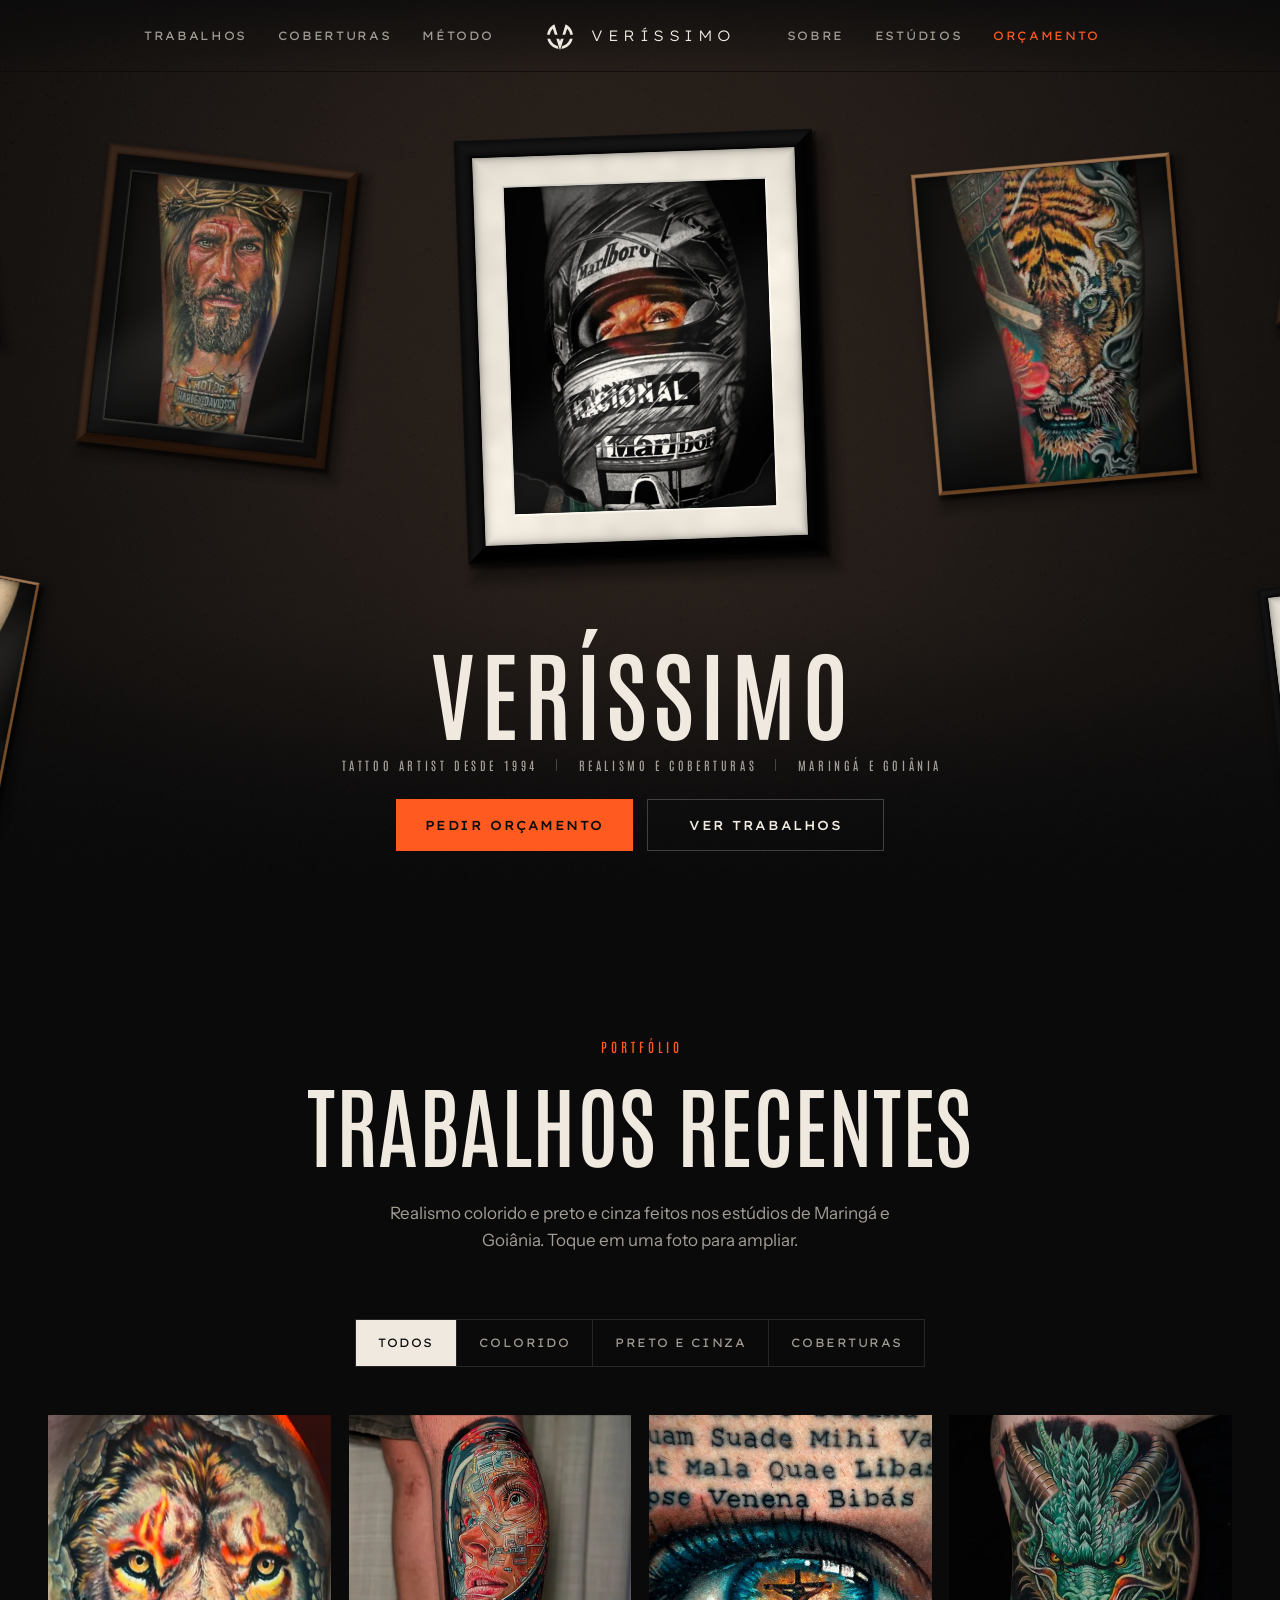
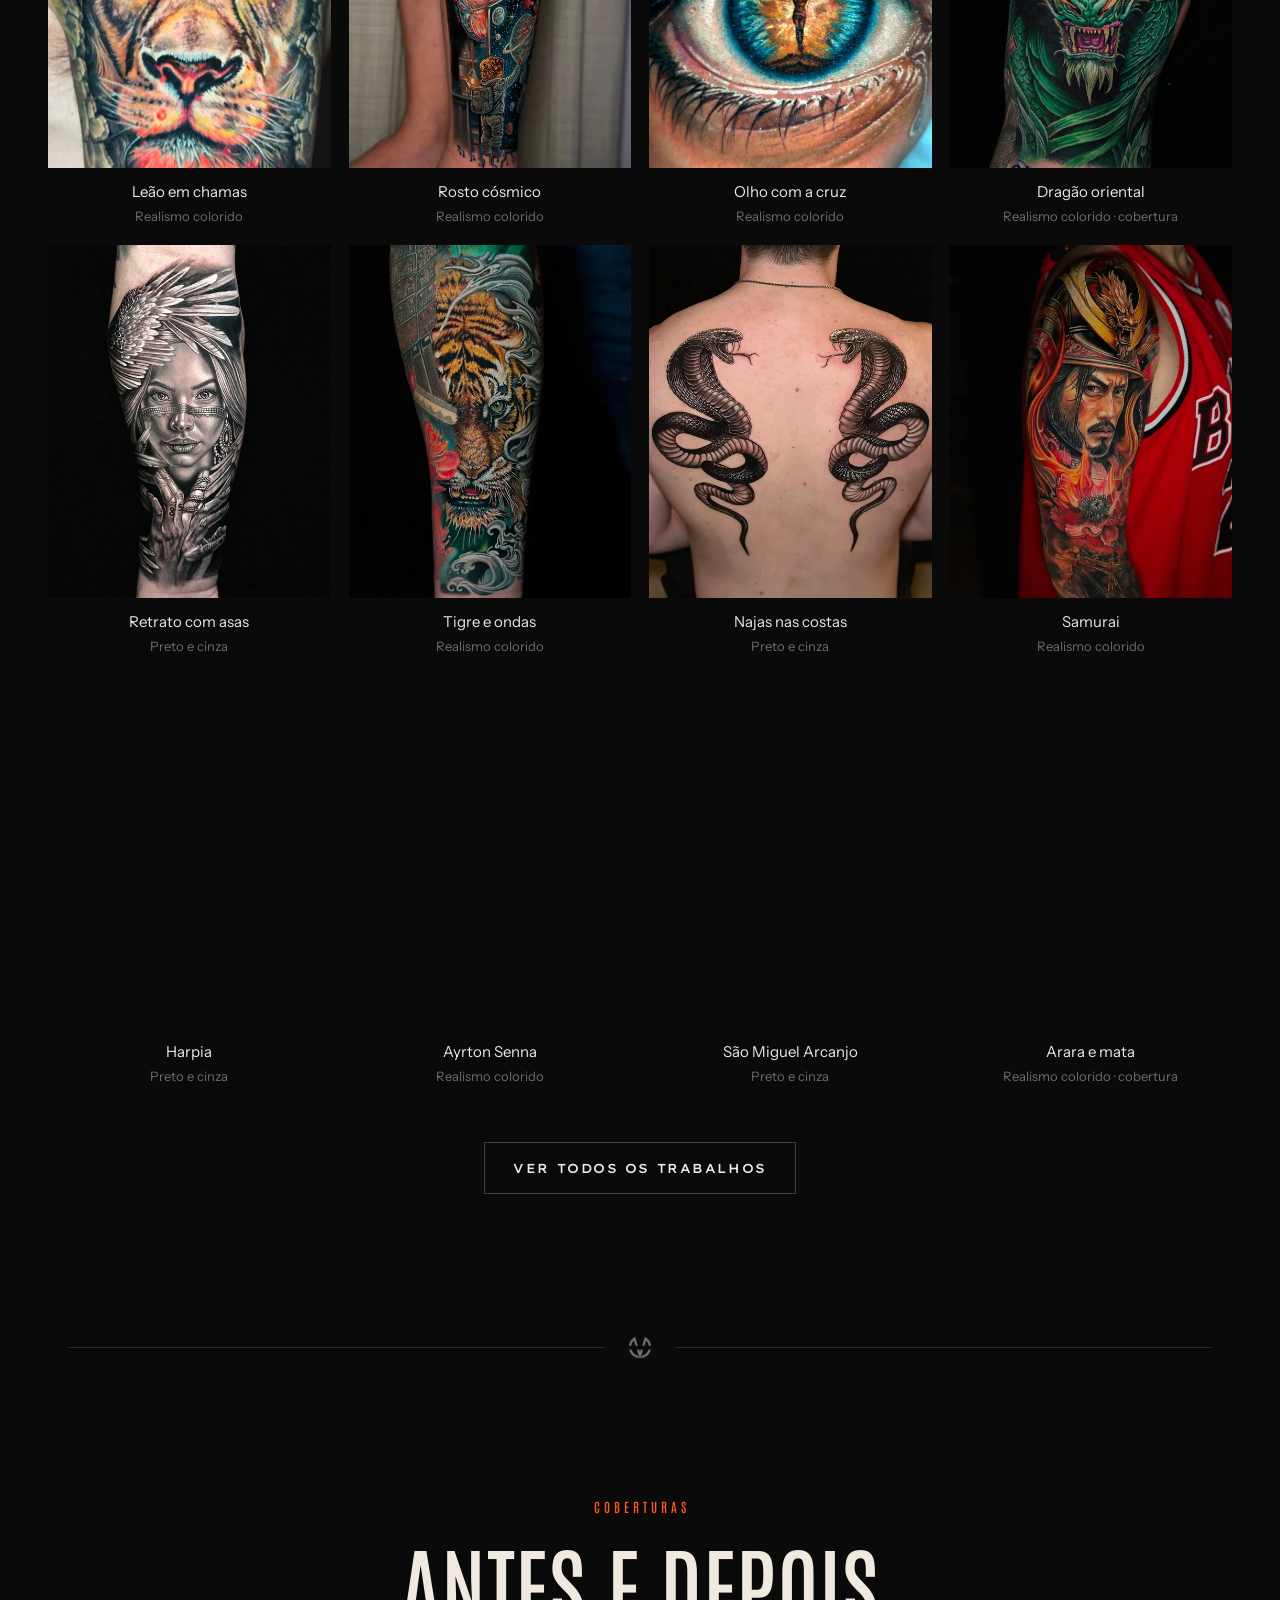
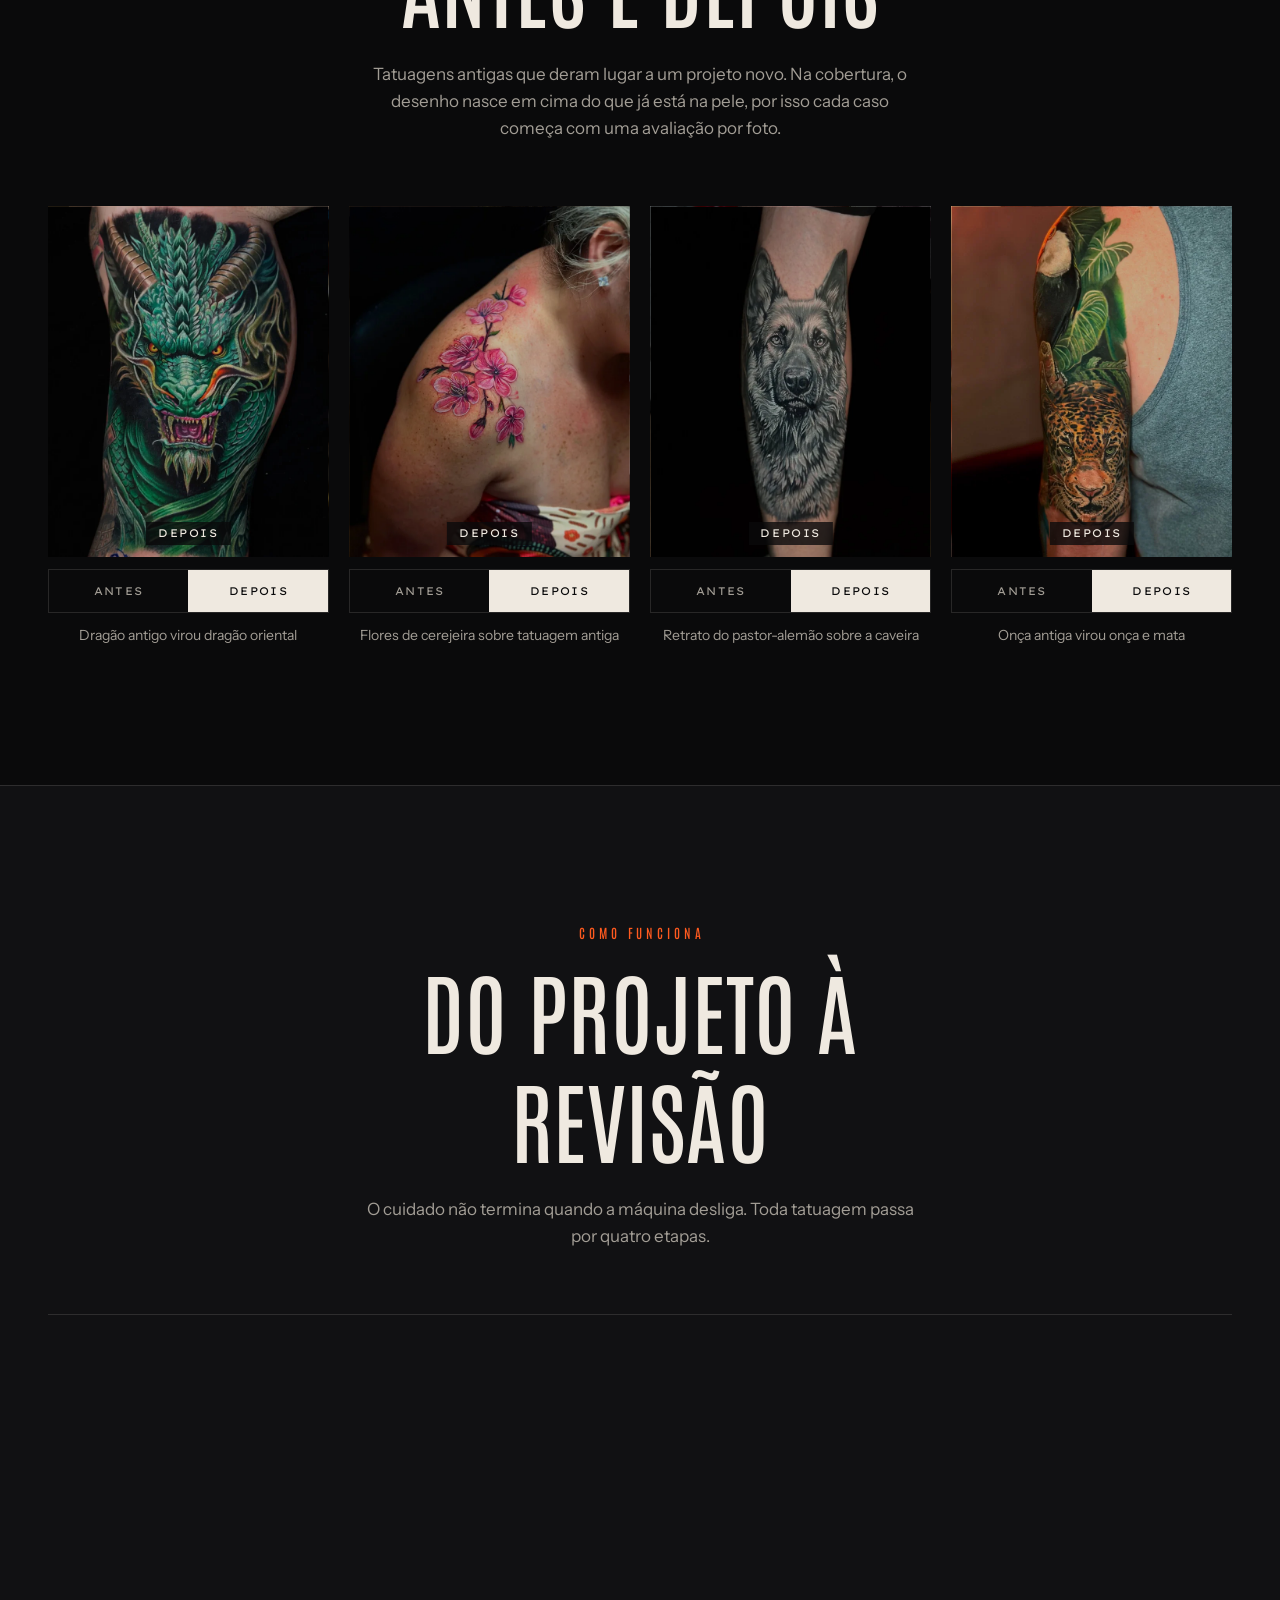
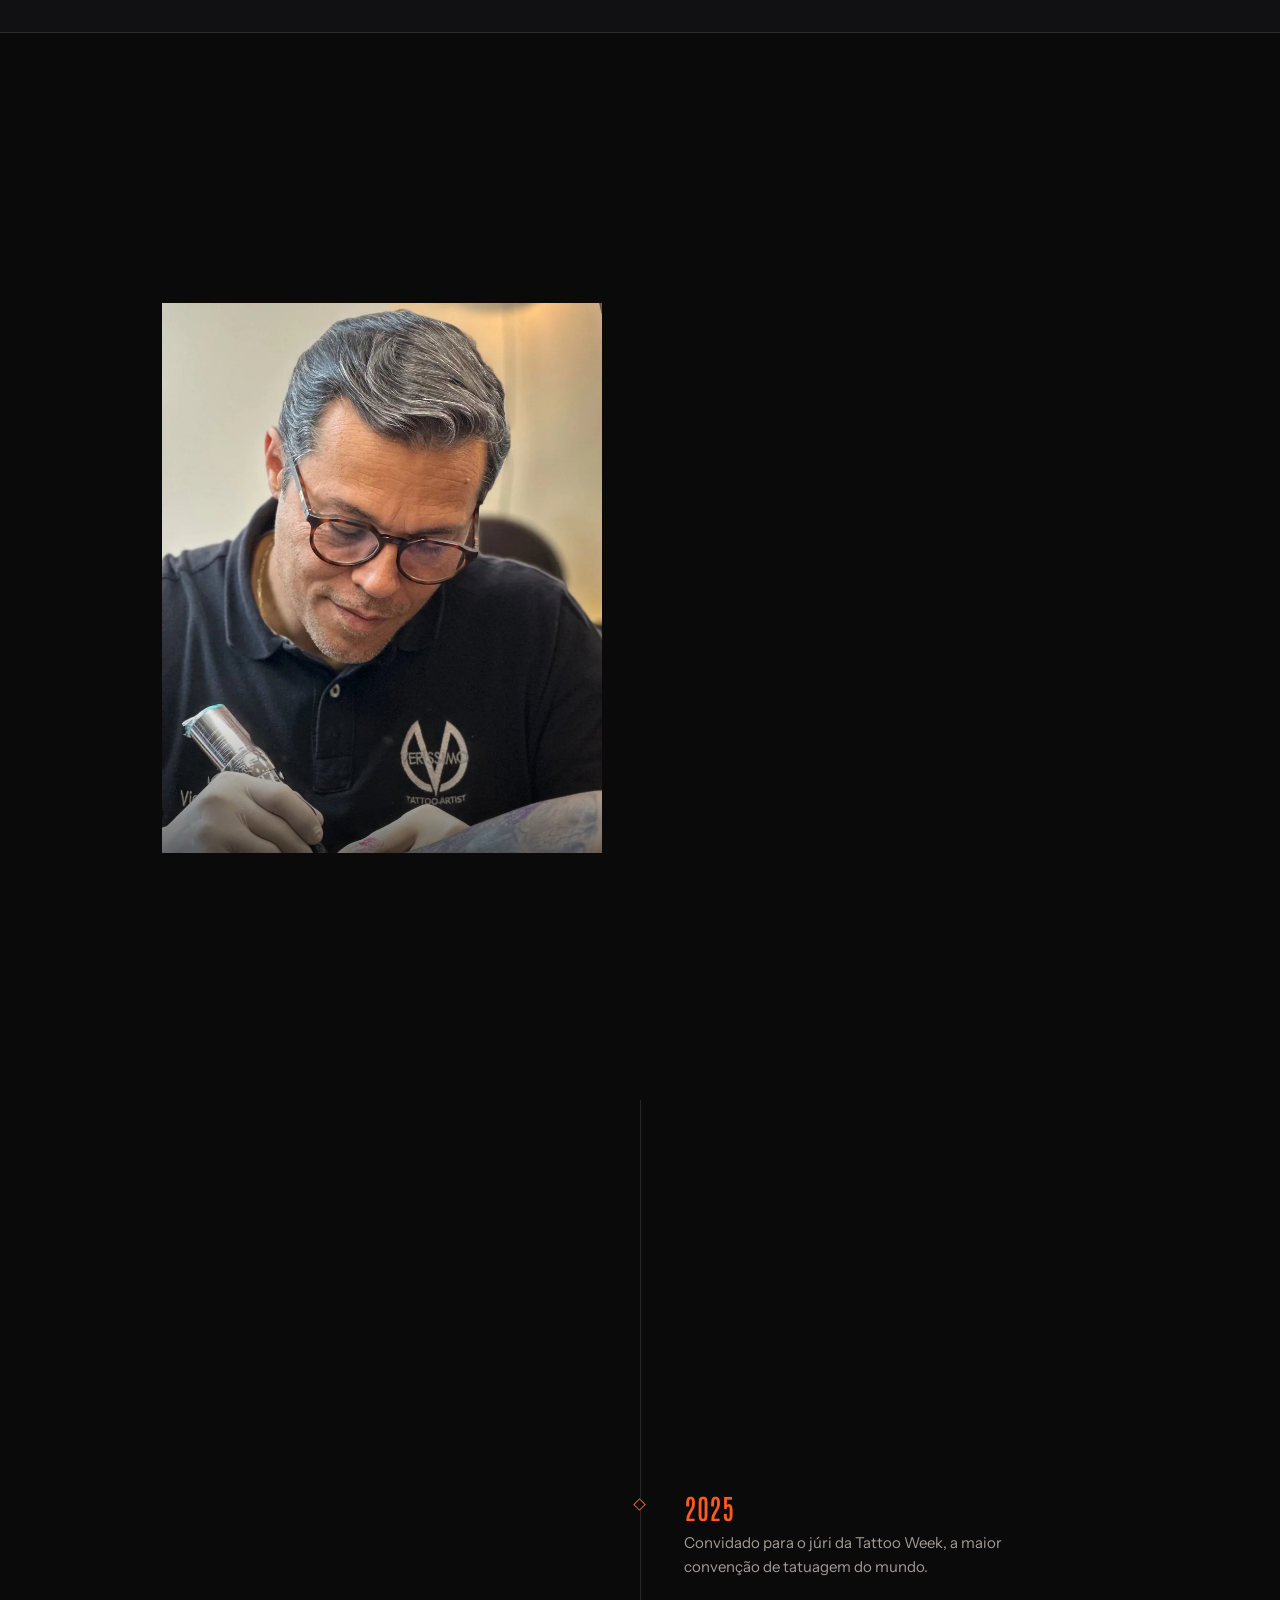
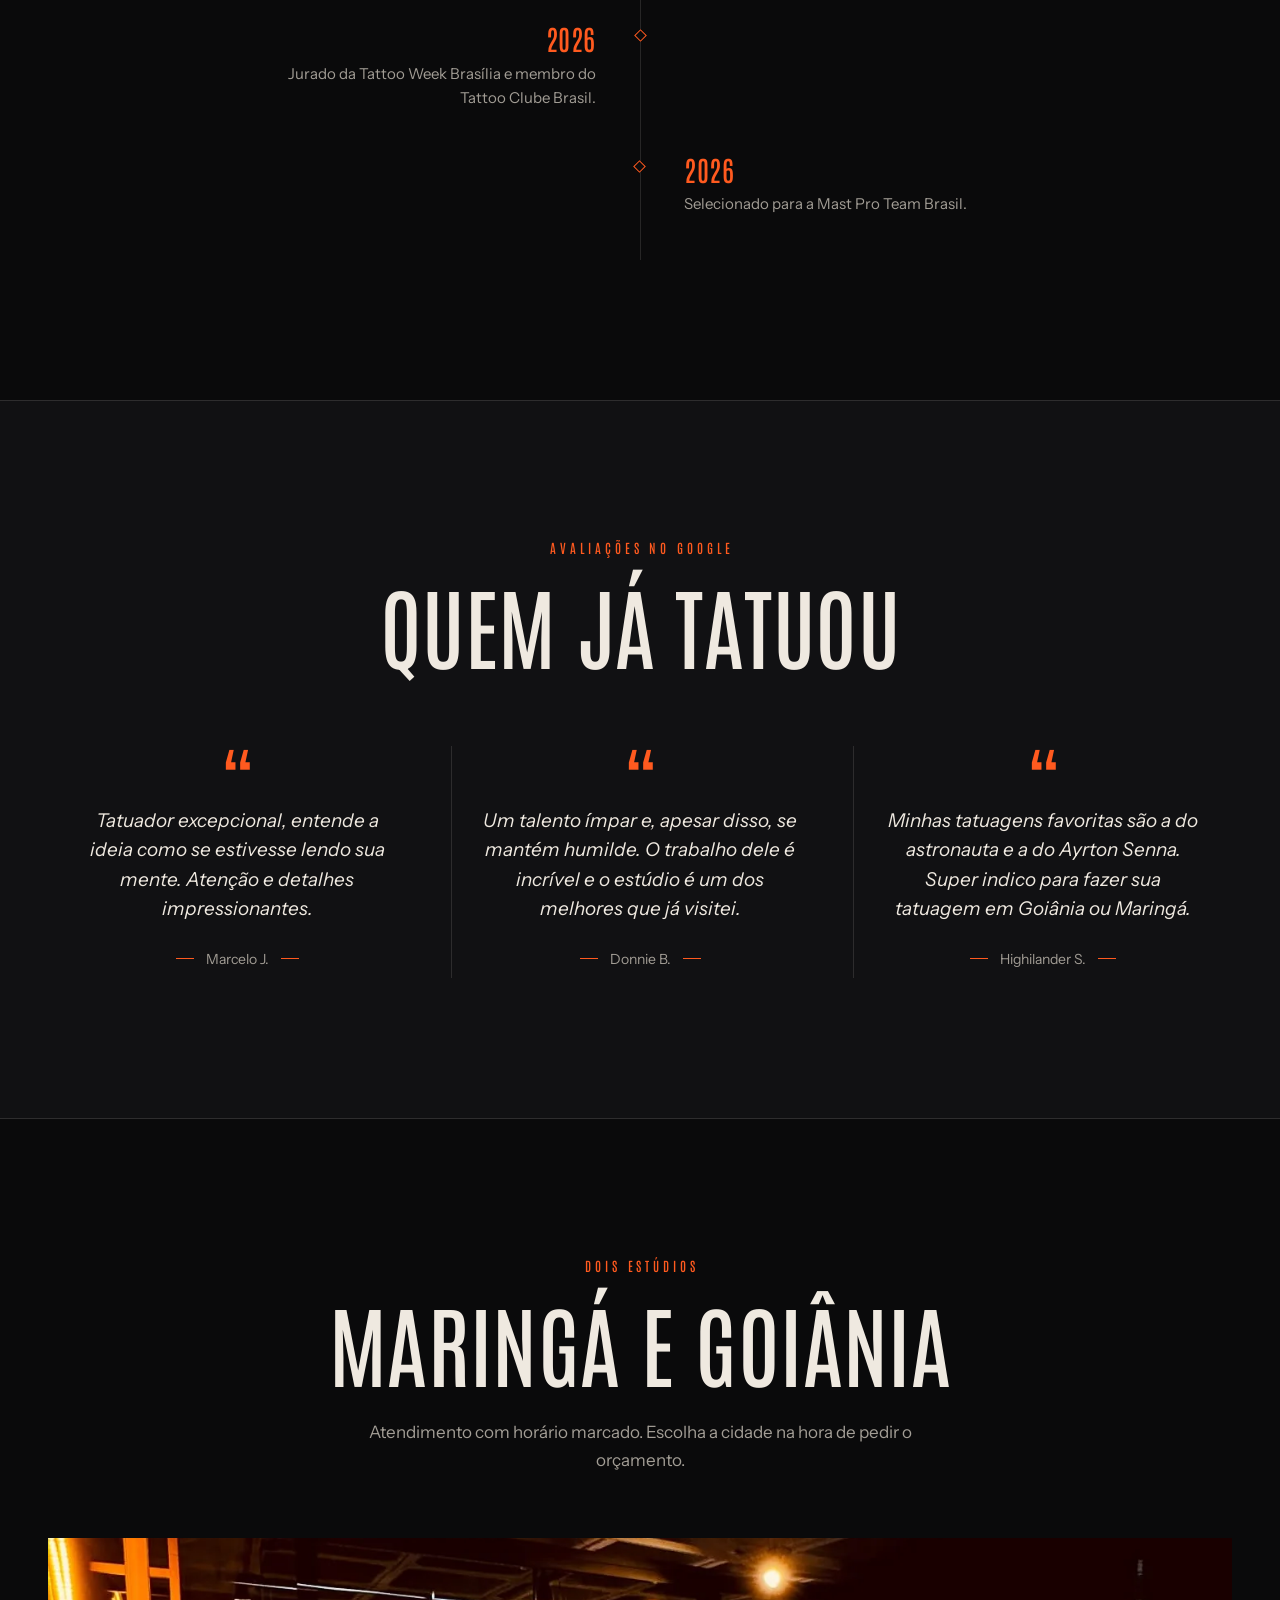
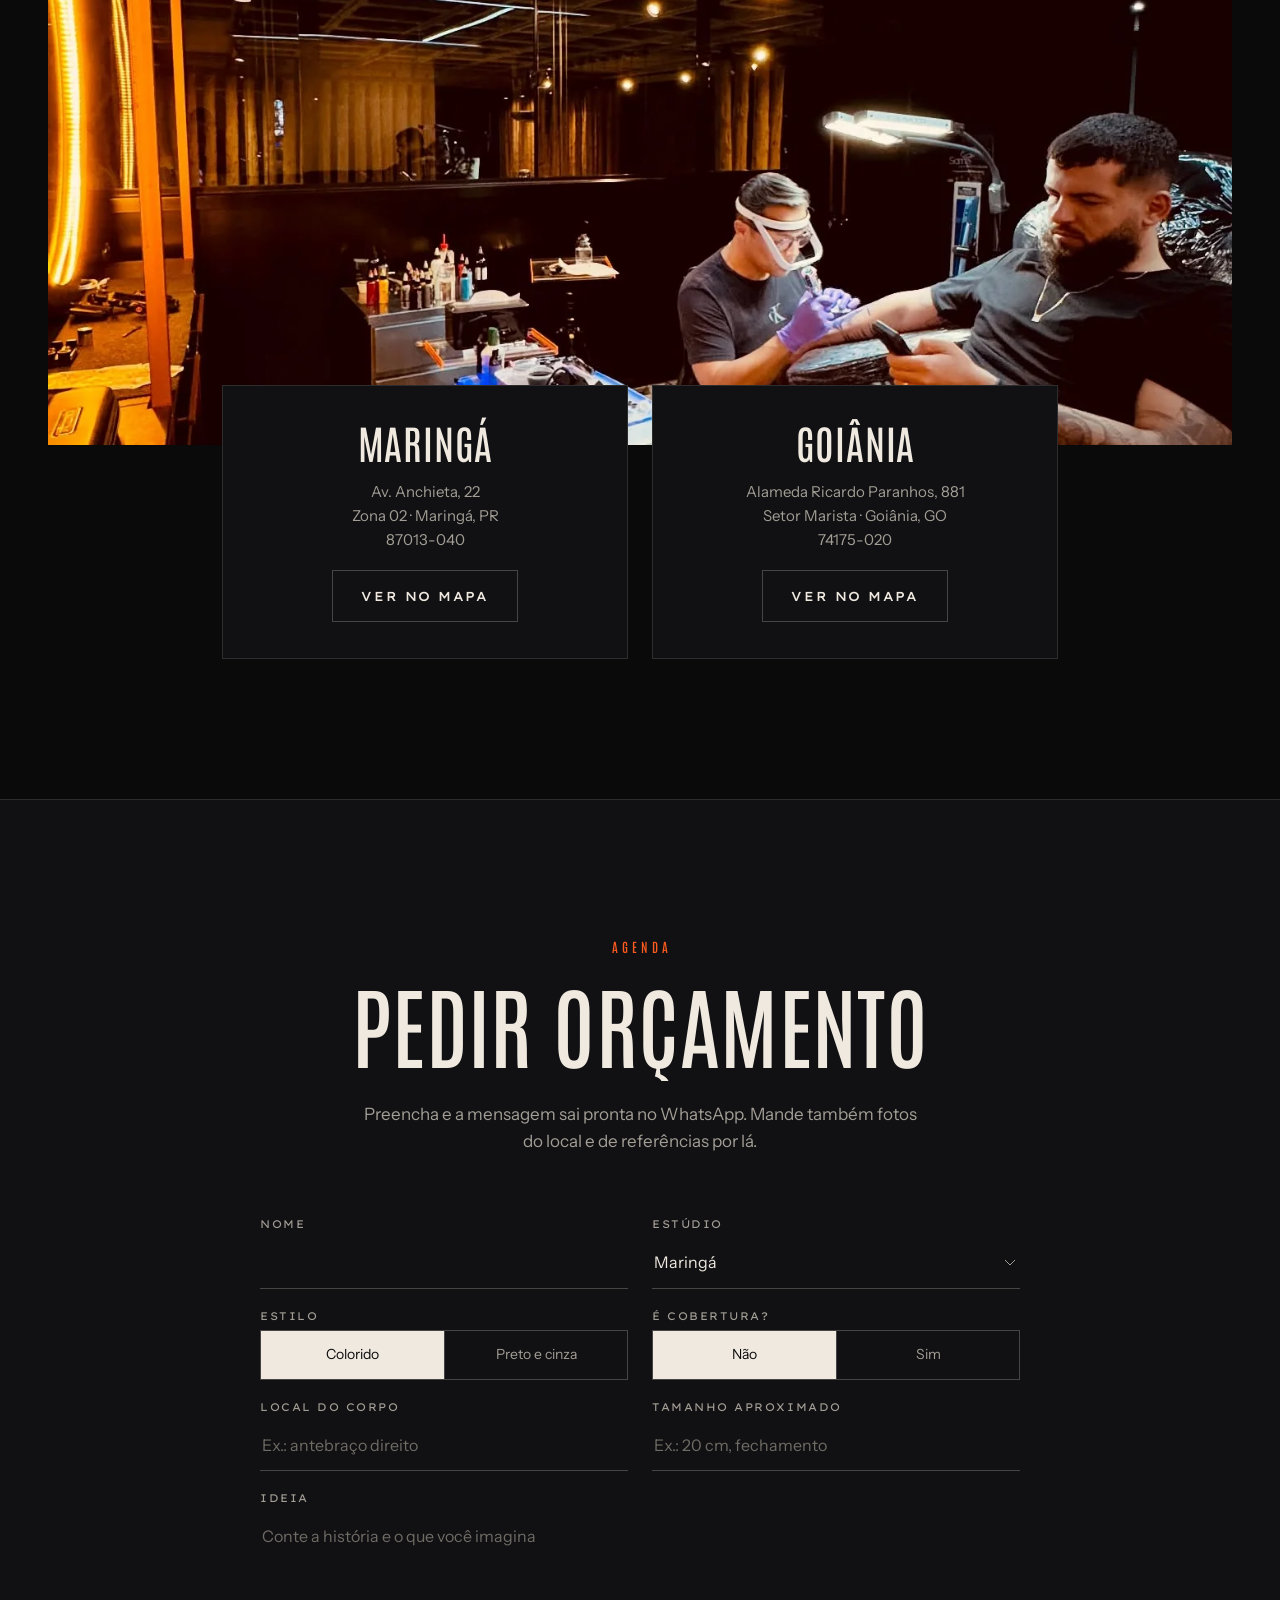
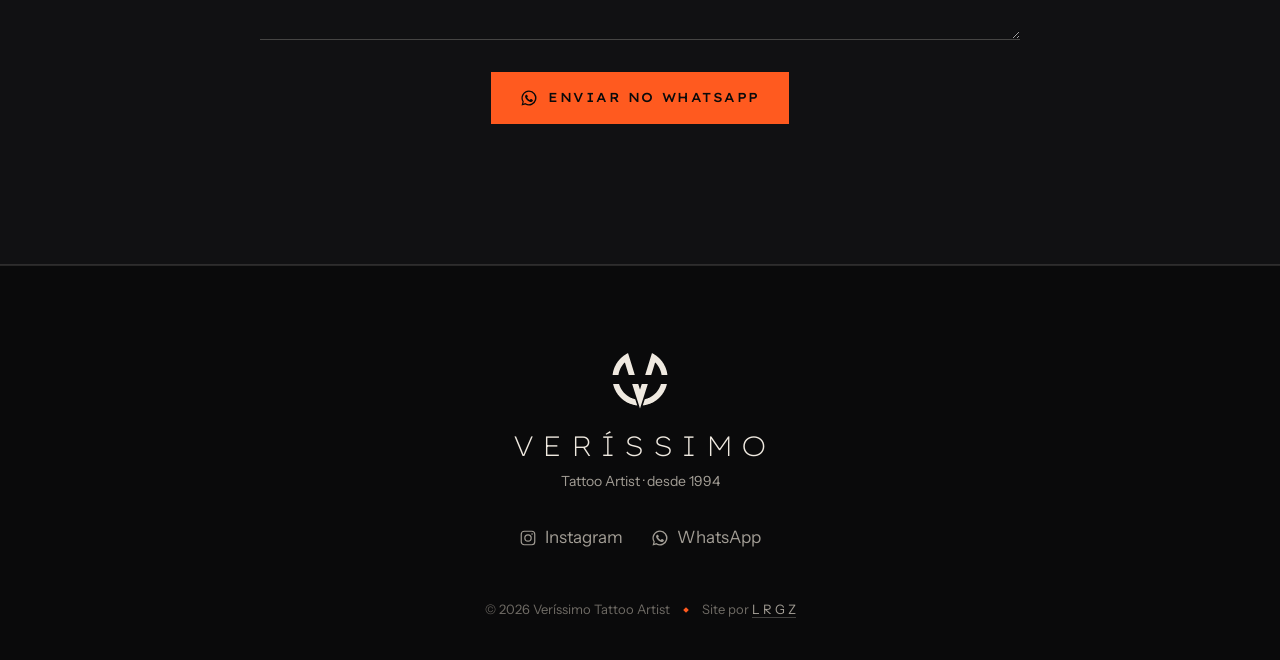
<file: index.html>
<!doctype html>
<html lang="pt-BR">
<head>
<meta charset="utf-8">
<meta name="viewport" content="width=device-width, initial-scale=1, viewport-fit=cover">
<title>Veríssimo Tattoo Artist · Realismo e coberturas em Maringá e Goiânia</title>
<meta name="description" content="Alexandre Veríssimo, tatuador desde 1994: realismo colorido, preto e cinza e coberturas. Estúdios em Maringá (PR) e Goiânia (GO). Jurado da Tattoo Week.">
<meta name="robots" content="noindex">
<meta name="theme-color" content="#0a0a0b">
<link rel="icon" href="favicon.ico" sizes="48x48">
<link rel="icon" href="assets/img/favicon.svg" type="image/svg+xml">
<link rel="apple-touch-icon" href="assets/img/apple-touch-icon.png">
<link rel="manifest" href="site.webmanifest">
<meta property="og:type" content="website">
<meta property="og:title" content="Veríssimo Tattoo Artist">
<meta property="og:description" content="Realismo e coberturas desde 1994. Estúdios em Maringá e Goiânia.">
<meta property="og:image" content="https://azeugral.github.io/verissimo-tattoo/assets/img/og.jpg?v=1">
<meta property="og:image:width" content="1200">
<meta property="og:image:height" content="630">
<meta property="og:image:alt" content="Obras de Veríssimo em quadros sobre o chão do ateliê">
<meta name="twitter:card" content="summary_large_image">
<meta property="og:url" content="https://azeugral.github.io/verissimo-tattoo/">
<link rel="preload" href="assets/fonts/antonio.woff2?v=2" as="font" type="font/woff2" crossorigin>
<link rel="preload" href="assets/fonts/lexend-exa.woff2" as="font" type="font/woff2" crossorigin>
<link rel="preload" href="assets/hero/dragao-a.webp?v=4" as="image">
<link rel="preload" href="assets/fonts/instrument-sans.woff2" as="font" type="font/woff2" crossorigin>
<link rel="stylesheet" href="assets/css/site.css?v=13">
<script type="application/ld+json">{"@context":"https://schema.org","@type":"TattooParlor","name":"Veríssimo Tattoo Artist","founder":"Alexandre Veríssimo","telephone":"+55 44 99176-1485","sameAs":["https://www.instagram.com/verissimotattoo/"],"location":[{"@type":"Place","name":"Estúdio Maringá","address":{"@type":"PostalAddress","streetAddress":"Av. Anchieta, 22, Zona 02","addressLocality":"Maringá","addressRegion":"PR","postalCode":"87013-040","addressCountry":"BR"}},{"@type":"Place","name":"Estúdio Goiânia","address":{"@type":"PostalAddress","streetAddress":"Alameda Ricardo Paranhos, 881, Setor Marista","addressLocality":"Goiânia","addressRegion":"GO","postalCode":"74175-020","addressCountry":"BR"}}]}</script>
</head>
<body>
<svg width="0" height="0" style="position:absolute" aria-hidden="true">
  <symbol id="simb" viewBox="-116 -116 232 232"><path fill="currentColor" fill-rule="evenodd" d="M0.00 110.30L-0.05 110.30L-14.24 66.10L-28.43 21.89L-28.48 21.68L-28.54 21.46L-17.48 21.46L-6.42 21.46L-3.24 31.37L-0.06 41.28L0.00 41.28L0.06 41.28L3.24 31.37L6.42 21.46L17.48 21.46L28.54 21.46L28.48 21.68L28.43 21.89L14.24 66.10L0.05 110.30L0.00 110.30ZM-10.16 99.46L-10.30 99.45L-11.02 99.36L-11.74 99.27L-13.86 98.98L-15.97 98.69L-17.58 98.40L-19.19 98.11L-20.78 97.77L-22.38 97.43L-24.31 96.95L-26.24 96.46L-28.03 95.94L-29.82 95.42L-31.95 94.70L-34.07 93.98L-35.48 93.45L-36.88 92.92L-38.28 92.34L-39.68 91.76L-41.30 91.02L-42.92 90.29L-44.76 89.37L-46.60 88.45L-48.12 87.61L-49.64 86.78L-51.43 85.71L-53.21 84.64L-55.49 83.12L-57.76 81.61L-59.55 80.28L-61.33 78.94L-62.54 77.97L-63.75 77.00L-65.39 75.58L-67.04 74.17L-68.85 72.45L-70.67 70.74L-72.42 68.89L-74.17 67.04L-75.58 65.40L-77.00 63.75L-77.97 62.54L-78.94 61.34L-80.28 59.55L-81.61 57.76L-83.12 55.49L-84.64 53.21L-85.71 51.43L-86.78 49.64L-87.61 48.12L-88.45 46.60L-89.37 44.76L-90.29 42.92L-91.02 41.30L-91.76 39.68L-92.34 38.28L-92.92 36.88L-93.45 35.48L-93.98 34.07L-94.70 31.95L-95.42 29.82L-95.94 28.03L-96.46 26.25L-96.90 24.50L-97.33 22.77L-97.44 22.28L-97.54 21.80L-97.60 21.63L-97.65 21.46L-86.77 21.46L-75.89 21.46L-75.73 22.06L-75.56 22.67L-74.76 25.04L-73.97 27.41L-73.42 28.81L-72.87 30.21L-72.14 31.85L-71.41 33.50L-70.50 35.32L-69.59 37.15L-68.90 38.37L-68.22 39.59L-67.50 40.79L-66.77 42.00L-65.65 43.69L-64.53 45.39L-63.11 47.27L-61.70 49.16L-60.61 50.46L-59.52 51.76L-58.29 53.12L-57.06 54.47L-55.18 56.31L-53.31 58.15L-52.20 59.12L-51.09 60.10L-49.93 61.05L-48.77 62.00L-47.07 63.27L-45.37 64.54L-43.68 65.65L-42.00 66.77L-40.79 67.50L-39.59 68.22L-38.37 68.90L-37.15 69.59L-35.32 70.50L-33.49 71.41L-31.85 72.14L-30.21 72.87L-28.84 73.40L-27.47 73.94L-25.46 74.63L-23.44 75.32L-21.65 75.83L-19.86 76.34L-18.56 76.65L-17.26 76.96L-13.69 88.09L-10.12 99.23L-10.08 99.35L-10.03 99.47L-10.16 99.46ZM10.35 99.43L10.03 99.48L10.07 99.36L10.12 99.23L13.69 88.09L17.25 76.96L18.56 76.65L19.86 76.34L21.65 75.83L23.44 75.32L25.46 74.63L27.47 73.94L28.84 73.40L30.21 72.87L31.85 72.14L33.50 71.41L35.32 70.50L37.15 69.59L38.37 68.90L39.59 68.22L40.79 67.50L42.00 66.77L43.68 65.65L45.37 64.54L47.07 63.27L48.77 62.00L49.93 61.05L51.09 60.10L52.20 59.12L53.31 58.15L55.18 56.31L57.06 54.47L58.29 53.12L59.52 51.76L60.61 50.46L61.70 49.16L63.11 47.27L64.53 45.39L65.65 43.69L66.77 42.00L67.50 40.79L68.22 39.59L68.90 38.37L69.59 37.15L70.50 35.32L71.41 33.50L72.14 31.85L72.87 30.21L73.42 28.81L73.97 27.41L74.76 25.04L75.56 22.67L75.73 22.06L75.89 21.46L86.77 21.46L97.65 21.46L97.60 21.63L97.54 21.80L97.44 22.28L97.33 22.77L96.90 24.50L96.46 26.25L95.94 28.03L95.42 29.82L94.70 31.95L93.98 34.07L93.45 35.48L92.92 36.88L92.34 38.28L91.76 39.68L91.02 41.30L90.29 42.92L89.37 44.76L88.45 46.60L87.61 48.12L86.78 49.64L85.71 51.43L84.64 53.21L83.12 55.49L81.61 57.76L80.28 59.55L78.94 61.34L77.97 62.54L77.00 63.75L75.58 65.40L74.17 67.04L72.42 68.89L70.67 70.74L68.85 72.45L67.04 74.17L65.40 75.58L63.75 77.00L62.54 77.97L61.34 78.94L59.55 80.28L57.76 81.61L55.49 83.12L53.21 84.64L51.43 85.71L49.64 86.78L48.12 87.61L46.60 88.45L44.76 89.37L42.92 90.29L41.30 91.02L39.68 91.76L38.28 92.34L36.88 92.92L35.48 93.45L34.07 93.98L31.95 94.70L29.82 95.42L28.03 95.94L26.25 96.46L24.50 96.90L22.77 97.33L21.46 97.62L20.16 97.91L18.37 98.25L16.58 98.59L14.60 98.88L12.61 99.17L11.65 99.27L10.68 99.38L10.35 99.43ZM-88.77 -10.54L-99.40 -10.54L-99.33 -11.19L-99.26 -11.84L-98.97 -13.91L-98.68 -15.99L-98.40 -17.59L-98.11 -19.19L-97.77 -20.78L-97.43 -22.38L-96.95 -24.31L-96.46 -26.24L-95.94 -28.03L-95.42 -29.82L-94.70 -31.95L-93.98 -34.07L-93.45 -35.48L-92.92 -36.88L-92.34 -38.28L-91.76 -39.68L-91.02 -41.30L-90.29 -42.92L-89.37 -44.76L-88.45 -46.60L-87.61 -48.12L-86.78 -49.64L-85.71 -51.43L-84.64 -53.21L-83.12 -55.49L-81.61 -57.76L-80.28 -59.55L-78.94 -61.33L-77.97 -62.54L-77.00 -63.75L-75.58 -65.39L-74.17 -67.04L-72.45 -68.85L-70.74 -70.67L-68.89 -72.42L-67.04 -74.17L-65.39 -75.58L-63.75 -77.00L-62.54 -77.97L-61.33 -78.94L-59.55 -80.28L-57.76 -81.61L-55.49 -83.12L-53.21 -84.64L-51.43 -85.71L-49.64 -86.78L-48.12 -87.61L-46.60 -88.45L-44.94 -89.28L-43.28 -90.11L-43.21 -90.03L-43.13 -89.95L-31.09 -50.85L-19.05 -11.74L-18.87 -11.14L-18.68 -10.54L-29.71 -10.54L-40.75 -10.54L-47.59 -32.75L-54.43 -54.95L-54.68 -55.77L-54.93 -56.58L-55.99 -55.52L-57.05 -54.47L-58.28 -53.12L-59.52 -51.77L-60.61 -50.46L-61.70 -49.15L-63.11 -47.27L-64.53 -45.38L-65.65 -43.69L-66.77 -42.00L-67.50 -40.79L-68.22 -39.59L-68.90 -38.37L-69.59 -37.15L-70.50 -35.32L-71.41 -33.49L-72.14 -31.85L-72.87 -30.21L-73.42 -28.81L-73.97 -27.40L-74.83 -24.84L-75.68 -22.28L-76.12 -20.64L-76.56 -18.99L-76.94 -17.30L-77.32 -15.61L-77.61 -14.02L-77.90 -12.42L-78.02 -11.48L-78.15 -10.54L-88.77 -10.54ZM29.71 -10.54L18.68 -10.54L18.87 -11.14L19.05 -11.74L31.09 -50.85L43.13 -89.95L43.21 -90.03L43.28 -90.11L44.94 -89.28L46.60 -88.45L48.12 -87.61L49.64 -86.78L51.43 -85.71L53.21 -84.64L55.49 -83.12L57.76 -81.61L59.55 -80.28L61.34 -78.94L62.54 -77.97L63.75 -77.00L65.40 -75.58L67.04 -74.17L68.89 -72.42L70.74 -70.67L72.45 -68.85L74.17 -67.04L75.58 -65.39L77.00 -63.75L77.97 -62.54L78.94 -61.33L80.28 -59.55L81.61 -57.76L83.12 -55.49L84.64 -53.21L85.71 -51.43L86.78 -49.64L87.61 -48.12L88.45 -46.60L89.37 -44.76L90.29 -42.92L91.02 -41.30L91.76 -39.68L92.34 -38.28L92.92 -36.88L93.45 -35.48L93.98 -34.07L94.70 -31.95L95.42 -29.82L95.94 -28.03L96.46 -26.24L96.95 -24.31L97.43 -22.38L97.77 -20.78L98.11 -19.19L98.40 -17.59L98.68 -15.99L98.97 -13.91L99.26 -11.84L99.33 -11.19L99.40 -10.54L88.77 -10.54L78.15 -10.54L78.02 -11.48L77.90 -12.42L77.61 -14.02L77.32 -15.61L76.94 -17.30L76.56 -18.99L76.12 -20.64L75.68 -22.28L74.83 -24.84L73.97 -27.40L73.42 -28.81L72.87 -30.21L72.14 -31.85L71.41 -33.49L70.50 -35.32L69.59 -37.15L68.90 -38.37L68.22 -39.59L67.50 -40.79L66.77 -42.00L65.65 -43.69L64.53 -45.38L63.11 -47.27L61.70 -49.15L60.61 -50.46L59.52 -51.77L58.28 -53.12L57.05 -54.47L55.99 -55.52L54.93 -56.58L54.68 -55.77L54.43 -54.95L47.59 -32.75L40.75 -10.54L29.71 -10.54Z"/></symbol>
  <symbol id="i-wa" viewBox="0 0 24 24"><path fill="currentColor" d="M12 2a10 10 0 0 0-8.6 15.1L2 22l5-1.3A10 10 0 1 0 12 2zm0 18.2c-1.6 0-3.1-.4-4.4-1.2l-.3-.2-3 .8.8-2.9-.2-.3A8.2 8.2 0 1 1 12 20.2zm4.5-6.1c-.2-.1-1.5-.7-1.7-.8-.2-.1-.4-.1-.6.1l-.8 1c-.1.2-.3.2-.5.1a6.7 6.7 0 0 1-3.3-2.9c-.3-.4.3-.4.7-1.4.1-.2 0-.3 0-.4l-.8-1.8c-.2-.5-.4-.4-.6-.4h-.5c-.2 0-.4.1-.7.3-.2.3-.9.9-.9 2.2s.9 2.5 1 2.7c.1.2 1.8 2.8 4.4 3.9 1.6.7 2.3.8 3.1.6.5-.1 1.5-.6 1.7-1.2.2-.6.2-1.1.1-1.2l-.6-.6z"/></symbol>
  <symbol id="i-ig" viewBox="0 0 24 24"><path fill="none" stroke="currentColor" stroke-width="1.6" d="M7 3h10a4 4 0 0 1 4 4v10a4 4 0 0 1-4 4H7a4 4 0 0 1-4-4V7a4 4 0 0 1 4-4z"/><circle cx="12" cy="12" r="4.2" fill="none" stroke="currentColor" stroke-width="1.6"/><circle cx="17.4" cy="6.6" r="1.1" fill="currentColor"/></symbol>
</svg>

<a class="saltar" href="#conteudo">Pular para o conteúdo</a>

<header class="topo" id="topo">
  <nav class="nav nav-e" aria-label="Seções">
    <a href="#trabalhos">Trabalhos</a><a href="#coberturas">Coberturas</a><a href="#metodo">Método</a>
  </nav>
  <button class="topo-bt menu-bt" type="button" aria-label="Abrir menu" aria-expanded="false" aria-controls="menu"><span></span><span></span></button>
  <a class="marca" href="#inicio" aria-label="Veríssimo Tattoo Artist, início">
    <svg class="marca-s" aria-hidden="true"><use href="#simb"/></svg>
    <span class="marca-t">Veríssimo</span>
  </a>
  <a class="topo-bt wa-bt" href="https://wa.me/5544991761485" target="_blank" rel="noopener" aria-label="WhatsApp"><svg aria-hidden="true"><use href="#i-wa"/></svg></a>
  <nav class="nav nav-d" aria-label="Seções">
    <a href="#sobre">Sobre</a><a href="#estudios">Estúdios</a><a href="#orcamento" class="nav-cta">Orçamento</a>
  </nav>
</header>

<div class="menu" id="menu" hidden>
  <nav aria-label="Menu">
    <a href="#trabalhos">Trabalhos</a><a href="#coberturas">Coberturas</a><a href="#metodo">Método</a>
    <a href="#sobre">Sobre</a><a href="#estudios">Estúdios</a><a href="#orcamento">Orçamento</a>
  </nav>
  <a class="menu-ig" href="https://www.instagram.com/verissimotattoo/" target="_blank" rel="noopener"><svg aria-hidden="true"><use href="#i-ig"/></svg>@verissimotattoo</a>
</div>

<main id="conteudo">

<section class="gal" id="inicio">
  <div class="gal-cena" role="img" aria-label="Obras de Veríssimo em quadros sobre o chão do ateliê; em cada quadro uma tatuagem dá lugar à seguinte, e no quadro do centro coberturas reais: a tatuagem antiga some sob o trabalho novo">
    <img class="g-poster" src="assets/video/galeria.jpg?v=4" alt="" width="1080" height="1350">
    <video class="g-video" muted playsinline preload="none" aria-hidden="true"></video>
    <canvas class="g-gl" aria-hidden="true"></canvas>
  </div>
  <div class="gal-txt">
    <h1 class="gal-nome"><span class="gn-w">Veríssimo</span><span class="sr">Veríssimo Tattoo Artist, realismo e coberturas desde 1994 em Maringá e Goiânia</span></h1>
    <p class="gal-sub"><span>Tattoo artist desde 1994</span><span>Realismo e coberturas</span><span>Maringá e Goiânia</span></p>
    <div class="hero-bts">
      <a class="bt bt-cor" href="#orcamento">Pedir orçamento</a>
      <a class="bt bt-fio" href="#trabalhos">Ver trabalhos</a>
    </div>
  </div>
</section>

<section class="secao" id="trabalhos">
  <div class="cab rev">
    <span class="chapeu">Portfólio</span>
    <h2><span>Trabalhos recentes</span></h2>
    <p>Realismo colorido e preto e cinza feitos nos estúdios de Maringá e Goiânia. Toque em uma foto para ampliar.</p>
  </div>
  <div class="filtros rev" role="group" aria-label="Filtrar trabalhos">
    <button type="button" class="filtro on" data-f="todos" aria-pressed="true">Todos</button>
    <button type="button" class="filtro" data-f="cor" aria-pressed="false">Colorido</button>
    <button type="button" class="filtro" data-f="pc" aria-pressed="false">Preto e cinza</button>
    <button type="button" class="filtro" data-f="cob" aria-pressed="false">Coberturas</button>
  </div>
  <ul class="grade" id="grade"></ul>
  <div class="mais-w"><button type="button" class="bt bt-fio" id="mais">Ver todos os trabalhos</button></div>
</section>

<div class="divisor" aria-hidden="true"><i></i><svg><use href="#simb"/></svg><i></i></div>

<section class="secao" id="coberturas">
  <div class="cab rev">
    <span class="chapeu">Coberturas</span>
    <h2><span>Antes e depois</span></h2>
    <p>Tatuagens antigas que deram lugar a um projeto novo. Na cobertura, o desenho nasce em cima do que já está na pele, por isso cada caso começa com uma avaliação por foto.</p>
  </div>
  <ul class="cobs" id="cobs"></ul>
</section>

<section class="secao secao-escura" id="metodo">
  <div class="cab rev">
    <span class="chapeu">Como funciona</span>
    <h2><span>Do projeto à revisão</span></h2>
    <p>O cuidado não termina quando a máquina desliga. Toda tatuagem passa por quatro etapas.</p>
  </div>
  <ol class="passos">
    <li class="passo rev"><span class="passo-m" aria-hidden="true"></span><h3>Conversa e projeto</h3><p>Você conta a história e manda fotos do local. O desenho é criado para o seu corpo, não tirado de catálogo.</p></li>
    <li class="passo rev"><span class="passo-m" aria-hidden="true"></span><h3>Pele preparada</h3><p>Hidratação, sol e alimentação nos dias anteriores mudam o resultado. As orientações chegam antes da sessão.</p></li>
    <li class="passo rev"><span class="passo-m" aria-hidden="true"></span><h3>Sessões</h3><p>Peças grandes e fechamentos de braço são feitos em etapas, no ritmo que a pele aceita.</p></li>
    <li class="passo rev"><span class="passo-m" aria-hidden="true"></span><h3>Revisão cicatrizada</h3><p>Depois da cicatrização o trabalho é avaliado de novo. Quando precisa, o retoque acerta sombra, cor e contraste.</p></li>
  </ol>
</section>

<section class="secao" id="sobre">
  <div class="sobre">
    <figure class="sobre-foto">
      <img src="assets/img/verissimo.webp" alt="Alexandre Veríssimo tatuando, de óculos e camisa polo preta com o símbolo do estúdio" width="864" height="1080" decoding="async">
    </figure>
    <div class="sobre-txt rev">
      <span class="chapeu">O artista</span>
      <h2><span>Alexandre Veríssimo</span></h2>
      <p>Tatuador desde 1994, começou em Brasília e hoje divide a agenda entre os estúdios de Maringá (PR) e Goiânia (GO). O trabalho é realismo: colorido, preto e cinza e coberturas de tatuagens antigas.</p>
      <p>Com mais de 30 anos de profissão, passou a avaliar outros artistas como jurado da Tattoo Week, a maior convenção de tatuagem do mundo, e hoje integra a Mast Pro Team Brasil e o Tattoo Clube Brasil.</p>
      <blockquote>“Seguimos levando a arte sempre a sério.”</blockquote>
      <dl class="fatos">
        <div><dt>30+</dt><dd>anos de tatuagem</dd></div>
        <div><dt>+75</dt><dd>prêmios em convenções</dd></div>
        <div><dt>Júri</dt><dd>da Tattoo Week</dd></div>
        <div><dt>100 mil</dt><dd>seguidores no Instagram</dd></div>
      </dl>
    </div>
  </div>
  <ol class="linha" aria-label="Trajetória">
    <li class="marco rev"><b>1994</b><p>Primeiras tatuagens em Brasília, no Distrito Federal.</p></li>
    <li class="marco rev"><b>1996</b><p>Tatua num estúdio de 4 x 5 metros no Guará, dividido com um amigo de profissão.</p></li>
    <li class="marco rev"><b>2025</b><p>Trabalho republicado pela Inked Magazine, revista de referência da tatuagem.</p></li>
    <li class="marco rev"><b>2025</b><p>Convidado para o júri da Tattoo Week, a maior convenção de tatuagem do mundo.</p></li>
    <li class="marco rev"><b>2026</b><p>Jurado da Tattoo Week Brasília e membro do Tattoo Clube Brasil.</p></li>
    <li class="marco rev"><b>2026</b><p>Selecionado para a Mast Pro Team Brasil.</p></li>
  </ol>
</section>

<section class="secao secao-escura" id="depoimentos">
  <div class="cab rev">
    <span class="chapeu">Avaliações no Google</span>
    <h2><span>Quem já tatuou</span></h2>
  </div>
  <div class="deps">
    <figure class="dep rev"><blockquote>Tatuador excepcional, entende a ideia como se estivesse lendo sua mente. Atenção e detalhes impressionantes.</blockquote><figcaption>Marcelo J.</figcaption></figure>
    <figure class="dep rev"><blockquote>Um talento ímpar e, apesar disso, se mantém humilde. O trabalho dele é incrível e o estúdio é um dos melhores que já visitei.</blockquote><figcaption>Donnie B.</figcaption></figure>
    <figure class="dep rev"><blockquote>Minhas tatuagens favoritas são a do astronauta e a do Ayrton Senna. Super indico para fazer sua tatuagem em Goiânia ou Maringá.</blockquote><figcaption>Highilander S.</figcaption></figure>
  </div>
</section>

<section class="secao" id="estudios">
  <div class="cab rev">
    <span class="chapeu">Dois estúdios</span>
    <h2><span>Maringá e Goiânia</span></h2>
    <p>Atendimento com horário marcado. Escolha a cidade na hora de pedir o orçamento.</p>
  </div>
  <figure class="estudio-foto revela"><img src="assets/img/estudio.webp" alt="Interior do estúdio, com luz âmbar, piso xadrez e uma sessão em andamento" width="1440" height="1350" loading="lazy"></figure>
  <div class="estudios">
    <article class="estudio rev">
      <h3>Maringá</h3>
      <p>Av. Anchieta, 22<br>Zona 02 · Maringá, PR<br>87013-040</p>
      <a class="bt bt-fio" href="https://www.google.com/maps/search/?api=1&amp;query=Ver%C3%ADssimo%20Tattoo%20Av.%20Anchieta%2022%20Maring%C3%A1" target="_blank" rel="noopener">Ver no mapa</a>
    </article>
    <article class="estudio rev">
      <h3>Goiânia</h3>
      <p>Alameda Ricardo Paranhos, 881<br>Setor Marista · Goiânia, GO<br>74175-020</p>
      <a class="bt bt-fio" href="https://www.google.com/maps/search/?api=1&amp;query=Ver%C3%ADssimo%20Tattoo%20Artist%20Alameda%20Ricardo%20Paranhos%20881%20Goi%C3%A2nia" target="_blank" rel="noopener">Ver no mapa</a>
    </article>
  </div>
</section>

<section class="secao secao-escura" id="orcamento">
  <div class="cab rev">
    <span class="chapeu">Agenda</span>
    <h2><span>Pedir orçamento</span></h2>
    <p>Preencha e a mensagem sai pronta no WhatsApp. Mande também fotos do local e de referências por lá.</p>
  </div>
  <form class="form rev" id="form" novalidate>
    <label class="campo"><span>Nome</span><input name="nome" autocomplete="name" required></label>
    <label class="campo"><span>Estúdio</span><select name="estudio"><option>Maringá</option><option>Goiânia</option><option>Ainda não sei</option></select></label>
    <fieldset class="campo campo-op">
      <legend>Estilo</legend>
      <div class="ops">
        <label><input type="radio" name="estilo" value="Colorido" checked><span>Colorido</span></label>
        <label><input type="radio" name="estilo" value="Preto e cinza"><span>Preto e cinza</span></label>
      </div>
    </fieldset>
    <fieldset class="campo campo-op">
      <legend>É cobertura?</legend>
      <div class="ops">
        <label><input type="radio" name="cob" value="Não" checked><span>Não</span></label>
        <label><input type="radio" name="cob" value="Sim"><span>Sim</span></label>
      </div>
    </fieldset>
    <label class="campo"><span>Local do corpo</span><input name="local" placeholder="Ex.: antebraço direito"></label>
    <label class="campo"><span>Tamanho aproximado</span><input name="tam" placeholder="Ex.: 20 cm, fechamento"></label>
    <label class="campo campo-l"><span>Ideia</span><textarea name="ideia" rows="4" placeholder="Conte a história e o que você imagina"></textarea></label>
    <p class="form-erro" id="erro" hidden>Escreva seu nome para enviar.</p>
    <div class="envio"><button class="bt bt-cor" type="submit"><svg aria-hidden="true"><use href="#i-wa"/></svg>Enviar no WhatsApp</button></div>
  </form>
</section>

</main>

<footer class="rodape">
  <svg class="rodape-s" aria-hidden="true"><use href="#simb"/></svg>
  <p class="rodape-w">Veríssimo</p>
  <p class="rodape-a">Tattoo Artist · desde 1994</p>
  <div class="links">
    <a href="https://www.instagram.com/verissimotattoo/" target="_blank" rel="noopener"><svg aria-hidden="true"><use href="#i-ig"/></svg>Instagram</a>
    <a href="https://wa.me/5544991761485" target="_blank" rel="noopener"><svg aria-hidden="true"><use href="#i-wa"/></svg>WhatsApp</a>
  </div>
  <p class="rodape-pe">© <span id="ano">2026</span> Veríssimo Tattoo Artist<span class="sep" aria-hidden="true"></span>Site por <a href="https://lrgz.com.br" target="_blank" rel="noopener">L R G Z</a></p>
</footer>

<div class="lb" id="lb" hidden role="dialog" aria-modal="true" aria-label="Trabalho ampliado">
  <button class="lb-x" type="button" aria-label="Fechar"></button>
  <button class="lb-n lb-a" type="button" aria-label="Anterior"></button>
  <figure class="lb-f"><img alt=""><figcaption></figcaption></figure>
  <button class="lb-n lb-p" type="button" aria-label="Próximo"></button>
</div>

<script src="assets/js/dados.js?v=5"></script>
<script src="assets/js/galeria.js?v=4"></script>
<script src="assets/js/site.js?v=14"></script>
</body>
</html>
</file>
<file: assets/css/site.css>
@font-face{font-family:'Antonio';src:url(../fonts/antonio.woff2?v=2) format('woff2');font-weight:100 700;font-display:swap}
@font-face{font-family:'Lexend Exa';src:url(../fonts/lexend-exa.woff2) format('woff2');font-weight:100 900;font-display:swap}
@font-face{font-family:'Instrument Sans';src:url(../fonts/instrument-sans.woff2) format('woff2');font-weight:400 700;font-display:swap}
@font-face{font-family:'Instrument Sans';src:url(../fonts/instrument-sans-it.woff2) format('woff2');font-weight:400;font-style:italic;font-display:swap}

:root{
  --preto:#0a0a0b; --carvao:#111113; --grafite:#19191c; --linha:rgba(239,233,224,.13); --linha2:rgba(239,233,224,.24);
  --marfim:#efe9e0; --cinza:#a29d95; --cinza2:#6f6b65; --neon:#ff5a1f; --neon2:#ff7a45;
  --tit:'Lexend Exa',system-ui,sans-serif; --cond:'Antonio','Arial Narrow',sans-serif; --txt:'Instrument Sans',system-ui,sans-serif;
  --ease:cubic-bezier(.16,.84,.32,1);
  --g:clamp(16px,4vw,48px); --max:1240px;
}
*,*::before,*::after{box-sizing:border-box}
[hidden]{display:none!important}
html{-webkit-text-size-adjust:100%;scroll-behavior:smooth;scroll-padding-top:76px}
body{margin:0;background:var(--preto);color:var(--marfim);font:400 17px/1.6 var(--txt);overflow-x:hidden;-webkit-font-smoothing:antialiased}
img,svg,video,canvas{display:block;max-width:100%}
a{color:inherit;text-decoration:none}
button,input,select,textarea{font:inherit;color:inherit}
h1,h2,h3{margin:0;font-weight:300}
p{margin:0}
::selection{background:var(--neon);color:var(--preto)}
:focus-visible{outline:1px solid var(--neon);outline-offset:3px}
.saltar{position:fixed;left:50%;top:8px;transform:translate(-50%,-200%);background:var(--neon);color:var(--preto);padding:10px 16px;z-index:99;white-space:nowrap;transition:transform .3s var(--ease)}
.saltar:focus{transform:translate(-50%,0)}

/* botões retos, preenchimento que corre */
.bt{position:relative;display:inline-flex;align-items:center;justify-content:center;gap:10px;min-height:52px;padding:0 28px;font:500 13px/1 var(--tit);letter-spacing:.12em;text-transform:uppercase;border:1px solid currentColor;overflow:hidden;isolation:isolate;cursor:pointer;background:none;transition:color .35s var(--ease),border-color .35s var(--ease),transform .2s var(--ease)}
.bt::before{content:"";position:absolute;inset:0;z-index:-1;transform:scaleX(0);transform-origin:right;transition:transform .45s var(--ease)}
.bt:hover::before{transform:scaleX(1);transform-origin:left}
.bt:active{transform:translateY(1px)}
.bt svg{width:18px;height:18px}
.bt-cor{background:var(--neon);border-color:var(--neon);color:var(--preto)}
.bt-cor::before{background:var(--marfim)}
.bt-cor:hover{border-color:var(--marfim);box-shadow:0 10px 34px -10px rgba(255,90,31,.6)}
.bt-fio{color:var(--marfim);border-color:var(--linha2)}
.bt-fio::before{background:var(--marfim)}
.bt-fio:hover{color:var(--preto);border-color:var(--marfim)}

/* topo: três colunas iguais, marca no eixo */
.topo{position:fixed;inset:0 0 auto;z-index:20;display:grid;grid-template-columns:1fr auto 1fr;align-items:center;height:72px;padding:0 var(--g);transition:background .4s var(--ease),border-color .4s var(--ease);border-bottom:1px solid transparent}
.topo.solido{background:rgba(10,10,11,.86);-webkit-backdrop-filter:blur(14px);backdrop-filter:blur(14px);border-color:var(--linha)}
.nav{display:flex;gap:clamp(18px,2.4vw,36px);font:400 12px/1 var(--tit);letter-spacing:.14em;text-transform:uppercase}
.nav-e{justify-content:flex-end;padding-right:clamp(24px,4vw,64px)}
.nav-d{justify-content:flex-start;padding-left:clamp(24px,4vw,64px)}
.nav a{position:relative;padding:8px 0;color:var(--cinza);transition:color .3s var(--ease)}
.nav a::after{content:"";position:absolute;left:0;right:0;bottom:2px;height:1px;background:var(--neon);transform:scaleX(0);transition:transform .35s var(--ease)}
.nav a:hover{color:var(--marfim)}
.nav a:hover::after,.nav a.ativo::after{transform:scaleX(1)}
.nav a.ativo{color:var(--marfim)}
.nav .nav-cta{color:var(--neon)}
.marca{grid-column:2;display:flex;align-items:center;gap:12px}
.marca-s{width:30px;height:30px;color:var(--marfim)}
.marca-t{font:300 15px/1 var(--tit);letter-spacing:.3em;text-transform:uppercase;padding-left:.3em}
.topo-bt{display:none}

/* menu do celular */
.menu{position:fixed;inset:0;z-index:19;background:var(--preto);display:flex;flex-direction:column;align-items:center;justify-content:center;gap:40px;padding:90px 24px 40px}
.menu nav{display:flex;flex-direction:column;align-items:center;gap:22px}
.menu nav a{font:300 22px/1 var(--tit);letter-spacing:.16em;text-transform:uppercase;padding-left:.16em;opacity:0;transform:translateY(10px);transition:opacity .5s var(--ease),transform .5s var(--ease)}
.menu.aberto nav a{opacity:1;transform:none}
.menu nav a:nth-child(2){transition-delay:.04s}.menu nav a:nth-child(3){transition-delay:.08s}.menu nav a:nth-child(4){transition-delay:.12s}.menu nav a:nth-child(5){transition-delay:.16s}.menu nav a:nth-child(6){transition-delay:.2s}
.menu-ig{display:flex;align-items:center;gap:10px;color:var(--cinza);font-size:15px}
.menu-ig svg{width:20px;height:20px}

.sep{display:inline-block;width:4px;height:4px;background:var(--neon);margin:0 14px;vertical-align:middle;transform:translateY(-1px) rotate(45deg)}
/* seções */
.secao{position:relative;padding:clamp(80px,11vw,140px) var(--g)}
.secao-escura{background:var(--carvao);border-top:1px solid var(--linha);border-bottom:1px solid var(--linha)}
.cab{max-width:680px;margin:0 auto clamp(40px,6vw,64px);text-align:center;display:flex;flex-direction:column;align-items:center}
.chapeu{display:block;color:var(--neon);font:500 13px/1 var(--cond);letter-spacing:.3em;padding-left:.3em;text-transform:uppercase;margin-bottom:18px}
.cab h2,.sobre-txt h2{font:500 clamp(44px,7vw,96px)/1.22 var(--cond);letter-spacing:.005em;text-transform:uppercase;overflow:hidden;padding:.06em 0 .04em;margin-top:-.1em}
h2>span{display:block;transform:translateY(118%);transition:transform 1.1s var(--ease)}
.vis h2>span{transform:none}
.cab p{margin-top:20px;color:var(--cinza);max-width:560px}

.divisor{display:flex;align-items:center;justify-content:center;gap:22px;max-width:var(--max);margin:0 auto;padding:0 var(--g)}
.divisor i{flex:1;height:1px;background:var(--linha)}
.divisor svg{width:26px;height:26px;color:var(--cinza2)}

/* portfólio */
.filtros{display:flex;justify-content:center;gap:0;margin:0 auto clamp(32px,4vw,48px);border:1px solid var(--linha);width:max-content;max-width:100%}
.filtro{min-height:46px;padding:0 22px;background:none;border:0;border-left:1px solid var(--linha);color:var(--cinza);font:400 12px/1 var(--tit);letter-spacing:.12em;text-transform:uppercase;cursor:pointer;transition:color .3s var(--ease),background .3s var(--ease)}
.filtro:first-child{border-left:0}
.filtro:hover{color:var(--marfim)}
.filtro.on{background:var(--marfim);color:var(--preto)}
.grade{list-style:none;margin:0 auto;padding:0;max-width:var(--max);display:flex;flex-wrap:wrap;justify-content:center;gap:clamp(10px,1.4vw,18px)}
.card{--c:4;width:calc((100% - (var(--c) - 1) * clamp(10px,1.4vw,18px)) / var(--c))}
.card button{display:block;width:100%;padding:0;border:0;background:none;cursor:zoom-in;text-align:center}
.card-f{position:relative;aspect-ratio:4/5;overflow:hidden;background:var(--grafite)}
.card-f img{width:100%;height:100%;object-fit:cover;transition:transform 1.1s var(--ease),filter .6s var(--ease);-webkit-user-drag:none;-webkit-touch-callout:none}
.card-f::before,.card-f::after{content:"";position:absolute;z-index:1;width:16px;height:16px;border-color:var(--neon);border-style:solid;opacity:0;transition:opacity .4s var(--ease),transform .4s var(--ease)}
.card-f::before{top:10px;left:10px;border-width:1px 0 0 1px;transform:translate(6px,6px)}
.card-f::after{bottom:10px;right:10px;border-width:0 1px 1px 0;transform:translate(-6px,-6px)}
.card button:hover .card-f img{transform:scale(1.045)}
.card button:hover .card-f::before,.card button:hover .card-f::after{opacity:1;transform:none}
.card-t{display:block;margin-top:12px;font-size:15px;color:var(--marfim)}
.card-c{display:block;margin-top:2px;font-size:13px;color:var(--cinza2)}
.card{opacity:0;transform:translateY(16px);transition:opacity .8s var(--ease),transform .8s var(--ease)}
.card.vis{opacity:1;transform:none}
.mais-w{display:flex;justify-content:center;margin-top:clamp(36px,5vw,56px)}

/* coberturas */
.cobs{list-style:none;margin:0 auto;padding:0;max-width:var(--max);display:grid;grid-template-columns:repeat(4,1fr);gap:clamp(10px,1.6vw,22px)}
.cob{text-align:center}
.cob-f{position:relative;aspect-ratio:4/5;overflow:hidden;background:var(--grafite);cursor:pointer}
.cob-f img{position:absolute;inset:0;width:100%;height:100%;object-fit:cover;-webkit-user-drag:none;-webkit-touch-callout:none}
.cob-f .depois{clip-path:inset(0 0 0 0);transition:clip-path .9s var(--ease)}
.cob.antes .cob-f .depois{clip-path:inset(0 0 0 100%)}
.cob-f .rot{position:absolute;z-index:2;left:50%;bottom:12px;transform:translateX(-50%);padding:6px 12px;background:rgba(10,10,11,.78);font:400 11px/1 var(--tit);letter-spacing:.14em;text-transform:uppercase;white-space:nowrap}
.cob-bts{display:grid;grid-template-columns:1fr 1fr;margin-top:12px;border:1px solid var(--linha)}
.cob-bts button{min-height:42px;background:none;border:0;color:var(--cinza);font:400 11px/1 var(--tit);letter-spacing:.12em;text-transform:uppercase;cursor:pointer;transition:background .3s var(--ease),color .3s var(--ease)}
.cob-bts button+button{border-left:1px solid var(--linha)}
.cob-bts button.on{background:var(--marfim);color:var(--preto)}
.cob p{margin-top:12px;color:var(--cinza);font-size:14px;line-height:1.45}

/* método */
.passos{list-style:none;position:relative;margin:0 auto;padding:0;max-width:var(--max);display:grid;grid-template-columns:repeat(4,1fr);border-top:1px solid var(--linha)}
.passos::before{content:"";position:absolute;left:0;right:0;top:-1px;height:1px;background:var(--neon);transform:scaleX(0);transition:transform 1.8s var(--ease)}
.passos.vis::before{transform:scaleX(1)}
.passo{position:relative;padding:36px clamp(16px,2vw,28px) 8px;text-align:center;display:flex;flex-direction:column;align-items:center}
.passo+.passo{border-left:1px solid var(--linha)}
.passo-m{width:9px;height:9px;background:var(--neon);transform:rotate(45deg);margin:-41px 0 32px}
.passo h3{font:500 22px/1.1 var(--cond);letter-spacing:.04em;text-transform:uppercase}
.passo p{margin-top:12px;color:var(--cinza);font-size:15px}

/* sobre */
.sobre{max-width:1080px;margin:0 auto;display:grid;grid-template-columns:1fr 1fr;gap:clamp(32px,6vw,88px);align-items:center}
.sobre-foto{margin:0;position:relative;justify-self:end;width:min(100%,440px)}
.sobre-foto img{width:100%;height:auto;aspect-ratio:4/5;object-fit:cover}
.sobre-foto{overflow:hidden}
.sobre-foto::after{content:"";position:absolute;inset:auto 0 0;height:30%;background:linear-gradient(transparent,rgba(10,10,11,.55));pointer-events:none}
.revela{position:relative;overflow:hidden}
.revela::before{content:"";position:absolute;inset:0;z-index:2;background:var(--preto);transform-origin:top;transition:transform 1.3s var(--ease)}
.revela img{transform:scale(1.1);transition:transform 1.8s var(--ease)}
.revela.vis::before{transform:scaleY(0)}
.revela.vis img{transform:none}
.secao-escura .revela::before{background:var(--carvao)}
.fatos{margin:34px 0 0;display:grid;grid-template-columns:1fr 1fr;border-top:1px solid var(--linha)}
.fatos div{padding:20px 4px 18px;border-bottom:1px solid var(--linha)}
.fatos div:nth-child(odd){border-right:1px solid var(--linha);padding-right:18px}
.fatos div:nth-child(even){padding-left:18px}
.fatos dt{font:500 clamp(30px,3.2vw,40px)/1 var(--cond);color:var(--marfim)}
.fatos dd{margin:6px 0 0;color:var(--cinza);font-size:14px}
.sobre-txt{max-width:460px}
.sobre-txt .chapeu{padding-left:0}
.sobre-txt h2{margin-bottom:24px}
.sobre-txt p{color:var(--cinza);margin-top:14px}
.sobre-txt blockquote{margin:28px 0 0;font:italic 400 20px/1.45 var(--txt);color:var(--marfim)}
.linha{list-style:none;position:relative;margin:clamp(72px,9vw,120px) auto 0;padding:0;max-width:880px}
.linha::before{content:"";position:absolute;left:50%;top:0;bottom:0;width:1px;background:var(--linha)}
.marco{position:relative;width:50%;padding:0 44px 44px}
.marco::before{content:"";position:absolute;top:8px;width:9px;height:9px;background:var(--preto);border:1px solid var(--neon);transform:rotate(45deg)}
.marco:nth-child(odd){text-align:right}
.marco:nth-child(odd)::before{right:-5px}
.marco:nth-child(even){margin-left:50%}
.marco:nth-child(even)::before{left:-5px}
.marco b{display:block;font:500 28px/1.1 var(--cond);letter-spacing:.02em;color:var(--neon)}
.marco p{margin-top:8px;color:var(--cinza);font-size:15px}

/* depoimentos */
.deps{max-width:var(--max);margin:0 auto;display:grid;grid-template-columns:repeat(3,1fr);gap:clamp(12px,2vw,24px)}
.dep{margin:0;padding:8px clamp(12px,2.4vw,32px);text-align:center;display:flex;flex-direction:column;align-items:center;justify-content:space-between;gap:24px}
.dep+.dep{border-left:1px solid var(--linha)}
.dep blockquote{margin:0;font:italic 400 19px/1.55 var(--txt)}
.dep blockquote::before{content:"\201C";display:block;font:500 64px/.6 var(--cond);color:var(--neon);margin-bottom:14px}
.dep figcaption{display:flex;align-items:center;gap:12px;color:var(--cinza);font-size:14px}
.dep figcaption::before,.dep figcaption::after{content:"";width:18px;height:1px;background:var(--neon)}

/* estúdios */
.estudio-foto{margin:0 auto;max-width:var(--max);aspect-ratio:21/9;overflow:hidden}
.estudio-foto img{width:100%;height:100%;object-fit:cover}
.estudios{max-width:900px;margin:-60px auto 0;position:relative;display:grid;grid-template-columns:1fr 1fr;gap:clamp(12px,2vw,24px);padding:0 clamp(0px,3vw,32px)}
.estudio{background:var(--carvao);border:1px solid var(--linha);padding:36px 24px;text-align:center;display:flex;flex-direction:column;align-items:center;gap:18px}
.estudio h3{font:500 40px/1 var(--cond);letter-spacing:.02em;text-transform:uppercase;padding-left:.02em}
.estudio p{color:var(--cinza);font-size:15px}

/* formulário */
.form{max-width:760px;margin:0 auto;display:grid;grid-template-columns:1fr 1fr;gap:22px 24px}
.campo{display:flex;flex-direction:column;gap:8px;min-width:0;margin:0;padding:0;border:0}
.campo>span,.campo legend{font:400 11px/1 var(--tit);letter-spacing:.14em;text-transform:uppercase;color:var(--cinza);padding:0}
.campo legend{margin-bottom:8px}
.campo input,.campo select,.campo textarea{width:100%;min-height:50px;padding:12px 2px;background:none;border:0;border-bottom:1px solid var(--linha2);border-radius:0;color:var(--marfim);font-size:16px;transition:border-color .3s var(--ease)}
.campo select{-webkit-appearance:none;appearance:none;background:url("data:image/svg+xml,%3Csvg xmlns='http://www.w3.org/2000/svg' width='12' height='8'%3E%3Cpath d='M1 1l5 5 5-5' fill='none' stroke='%23a29d95'/%3E%3C/svg%3E") no-repeat right 4px center}
.campo select option{background:var(--carvao)}
.campo textarea{resize:vertical;min-height:110px}
.campo input:focus,.campo select:focus,.campo textarea:focus{outline:0;border-color:var(--neon)}
.campo ::placeholder{color:var(--cinza2)}
.campo-l{grid-column:1/-1}
.ops{display:grid;grid-template-columns:1fr 1fr;border:1px solid var(--linha2)}
.ops label{position:relative;cursor:pointer}
.ops label+label{border-left:1px solid var(--linha2)}
.ops input{position:absolute;opacity:0;inset:0;margin:0;cursor:pointer}
.ops span{display:flex;align-items:center;justify-content:center;min-height:48px;padding:0 8px;font-size:14px;color:var(--cinza);transition:background .3s var(--ease),color .3s var(--ease);text-align:center}
.ops input:checked+span{background:var(--marfim);color:var(--preto)}
.ops input:focus-visible+span{outline:1px solid var(--neon);outline-offset:-3px}
.form-erro{grid-column:1/-1;text-align:center;color:var(--neon2);font-size:14px}
.envio{grid-column:1/-1;display:flex;justify-content:center;margin-top:10px}
.envio .bt{min-width:280px}

/* rodapé */
.rodape{padding:80px var(--g) 40px;text-align:center;display:flex;flex-direction:column;align-items:center;border-top:1px solid var(--linha)}
.rodape-s{width:64px;height:64px}
.rodape-w{margin-top:22px;font:200 28px/1 var(--tit);letter-spacing:.3em;text-transform:uppercase;padding-left:.3em}
.rodape-a{margin-top:10px;color:var(--cinza);font-size:14px}
.links{display:flex;gap:28px;margin-top:32px}
.links a{display:flex;align-items:center;gap:8px;color:var(--cinza);transition:color .3s var(--ease)}
.links a:hover{color:var(--neon)}
.links svg{width:18px;height:18px}
.rodape-pe{margin-top:48px;color:var(--cinza2);font-size:13px}
.rodape-pe a{color:var(--cinza);border-bottom:1px solid var(--linha2)}
.rodape-pe a:hover{color:var(--neon)}

/* lightbox */
.lb{position:fixed;inset:0;z-index:40;background:rgba(6,6,7,.96);display:grid;grid-template-columns:72px 1fr 72px;align-items:center;padding:24px 0}
.lb-f{margin:0;display:flex;flex-direction:column;align-items:center;gap:14px;min-width:0}
.lb-f img{max-height:calc(100svh - 120px);width:auto;max-width:100%;object-fit:contain;-webkit-user-drag:none}
.lb-f figcaption{color:var(--cinza);font-size:15px}
.lb button{background:none;border:0;cursor:pointer;color:var(--marfim)}
.lb-n{height:72px;width:72px;position:relative}
.lb-n::before{content:"";position:absolute;left:50%;top:50%;width:14px;height:14px;border:solid currentColor;border-width:1px 1px 0 0;transform:translate(-30%,-50%) rotate(-135deg)}
.lb-p::before{transform:translate(-70%,-50%) rotate(45deg)}
.lb-x{position:absolute;top:14px;left:50%;transform:translateX(-50%);width:48px;height:48px}
.lb-x::before,.lb-x::after{content:"";position:absolute;left:12px;right:12px;top:50%;height:1px;background:currentColor;transform:rotate(45deg)}
.lb-x::after{transform:rotate(-45deg)}
.lb-n:hover,.lb-x:hover{color:var(--neon)}

/* surgir ao rolar */
.rev{opacity:0;transform:translateY(18px);transition:opacity .9s var(--ease),transform .9s var(--ease)}
.rev.vis{opacity:1;transform:none}

/* ---------- tablet ---------- */
@media (max-width:1080px){
  .nav{gap:18px}
  .nav-e{padding-right:28px}.nav-d{padding-left:28px}
  .card{--c:3}
  .cobs{grid-template-columns:repeat(2,1fr);max-width:720px}
  .passos{grid-template-columns:repeat(2,1fr);border-top:0}
  .passo{border-top:1px solid var(--linha)}
  .passo:nth-child(3){border-left:0}
}
@media (min-width:861px) and (min-height:521px){
  .topo:not(.solido){background:linear-gradient(rgba(10,10,11,.7),transparent)}
}
/* ---------- celular e tablet em pé: tudo no eixo ---------- */
@media (max-width:860px){
  body{font-size:16px}
  .topo{grid-template-columns:52px 1fr 52px;height:64px}
  .nav{display:none}
  .marca{grid-column:2;justify-self:center}
  .marca-t{font-size:13px}
  .marca-s{width:26px;height:26px}
  .topo-bt{display:flex;align-items:center;justify-content:center;width:44px;height:44px;background:none;border:1px solid var(--linha2);cursor:pointer;color:var(--marfim)}
  .menu-bt{grid-column:1;grid-row:1;justify-self:start;flex-direction:column;gap:6px}
  .menu-bt span{display:block;width:18px;height:1px;background:currentColor;transition:transform .35s var(--ease)}
  .menu-bt[aria-expanded="true"] span:first-child{transform:translateY(3.5px) rotate(45deg)}
  .menu-bt[aria-expanded="true"] span:last-child{transform:translateY(-3.5px) rotate(-45deg)}
  .wa-bt{grid-column:3;grid-row:1;justify-self:end}
  .wa-bt svg{width:20px;height:20px}
  html{scroll-padding-top:64px}


  .filtros{display:grid;grid-template-columns:1fr 1fr;width:100%;max-width:400px}
  .filtro{padding:0 6px;font-size:11px}
  .filtro:nth-child(3){border-left:0}
  .filtro:nth-child(n+3){border-top:1px solid var(--linha)}
  .card{--c:2}
  .card-t{font-size:14px;margin-top:10px}
  .card-c{font-size:12px}

  .cobs{gap:12px}
  .cob p{font-size:13px}
  .cob-bts button{font-size:10px;letter-spacing:.08em}

  .passos{gap:0}
  .passo{padding:30px 10px 22px}
  .passo-m{margin:-35px 0 26px}
  .passo h3{font-size:13px;letter-spacing:.08em}
  .passo p{font-size:14px}

  .sobre{grid-template-columns:1fr;text-align:center;justify-items:center}
  .sobre-foto{justify-self:center;width:min(78%,360px)}
  .sobre-txt{display:flex;flex-direction:column;align-items:center}
  .sobre-txt .chapeu{padding-left:.3em}
  .sobre-txt blockquote{font-size:18px}
  .fatos{width:100%;max-width:400px;text-align:center}
  .fatos div:nth-child(odd){padding-right:8px}.fatos div:nth-child(even){padding-left:8px}

  .linha::before{left:50%}
  .marco,.marco:nth-child(even){width:100%;margin-left:0;text-align:center;padding:0 0 36px;display:flex;flex-direction:column;align-items:center;background:var(--preto)}
  .marco:nth-child(odd){text-align:center}
  .marco::before,.marco:nth-child(odd)::before,.marco:nth-child(even)::before{position:static;margin-bottom:12px;transform:rotate(45deg)}
  .marco b{background:var(--preto);padding:0 10px}
  .marco p{background:var(--preto);padding:4px 6px;max-width:320px}

  .deps{grid-template-columns:1fr;max-width:480px;gap:0}
  .dep{padding:30px 8px}
  .dep+.dep{border-left:0;border-top:1px solid var(--linha)}
  .dep blockquote{font-size:16px}

  .estudio-foto{aspect-ratio:4/3}
  .estudios{grid-template-columns:1fr;margin-top:-40px;max-width:420px;padding:0 12px}

  .form{grid-template-columns:1fr;max-width:480px}
  .envio .bt{width:100%;min-width:0}

  .lb{grid-template-columns:1fr 1fr;grid-template-rows:1fr auto;padding:64px 12px 16px}
  .lb-f{grid-column:1/-1}
  .lb-a{justify-self:end;margin-right:12px}
  .lb-p{justify-self:start;margin-left:12px}
  .lb-f img{max-height:calc(100svh - 190px)}
}
@media (max-width:360px){
  .filtro{font-size:10px;letter-spacing:.06em}
}
@media (prefers-reduced-motion:reduce){
  html{scroll-behavior:auto}
  *,*::before,*::after{transition-duration:.01ms!important;animation:none!important}
  .rev,.card{opacity:1;transform:none}
  .revela::before{display:none}.revela img{transform:none}
  h2>span{transform:none}
}

/* ---------- hero "galeria no chão": obras em quadros largados no chão do ateliê ----------
   a cena (WebGL no PC, MP4 no celular) ocupa a tela; nome, linha e botões ficam embaixo, no eixo, numa faixa
   onde nenhum quadro entra */
.sr{position:absolute;width:1px;height:1px;overflow:hidden;clip:rect(0 0 0 0);white-space:nowrap}
.gal{position:relative;height:100vh;height:100svh;min-height:620px;overflow:hidden;isolation:isolate;background:var(--preto)}
.gal-cena{position:absolute;inset:0;z-index:0;opacity:0;transition:opacity 1.4s var(--ease)}
.gal.pronto .gal-cena{opacity:1}
.gal-cena>img,.gal-cena>video,.gal-cena>canvas{position:absolute;inset:0;width:100%;height:100%;display:block}
.g-poster,.g-video{object-fit:cover;opacity:0;transition:opacity .9s var(--ease)}
.g-gl{opacity:0;transition:opacity .9s var(--ease)}
.gal-cena.gl .g-gl,.gal-cena.vd .g-video,.gal-cena.est .g-poster{opacity:1}
.gal-txt{position:absolute;z-index:2;left:var(--g);right:var(--g);bottom:clamp(30px,5.4svh,58px);display:flex;flex-direction:column;align-items:center;text-align:center}
.gal-nome{margin:0;line-height:0}
.gn-w{display:block;font:600 clamp(58px,min(8.2vw,11svh),112px)/.9 var(--cond);letter-spacing:.06em;padding-left:.06em;text-transform:uppercase;color:var(--marfim);clip-path:inset(0 0 100% 0);transform:translateY(.25em);transition:clip-path 1.4s var(--ease) .5s,transform 1.4s var(--ease) .5s}
.gal.pronto .gn-w{clip-path:inset(-20% -4% -12% -4%);transform:none}
.gal-sub{display:flex;justify-content:center;align-items:center;gap:0;margin:24px 0 0;font:500 12px/1 var(--cond);letter-spacing:.3em;text-transform:uppercase;color:var(--cinza);opacity:0;transition:opacity 1.1s var(--ease) 1s}
.gal-sub span{padding:0 18px;padding-left:calc(18px + .3em)}
.gal-sub span+span{border-left:1px solid var(--linha2)}
.gal.pronto .gal-sub{opacity:1}
.gal .hero-bts{display:grid;grid-template-columns:1fr 1fr;gap:14px;margin-top:28px;opacity:0;transform:translateY(10px);transition:opacity 1s var(--ease) 1.2s,transform 1s var(--ease) 1.2s}
.gal.pronto .hero-bts{opacity:1;transform:none}
.gal .hero-bts .bt{min-width:220px}
/* celular e tablet em pé: a cena 4:5 em cima, o texto embaixo */
@media (max-width:860px) and (min-height:521px){
  .gal{height:auto;min-height:100svh;display:flex;flex-direction:column;align-items:center;padding:var(--top,64px) 0 34px}
  .gal-cena{position:relative;inset:auto;width:100%;max-width:560px;aspect-ratio:4/5}
  .gal-txt{position:relative;left:auto;right:auto;bottom:auto;width:100%;padding:0 16px;margin-top:18px}
  .gn-w{font-size:clamp(50px,17vw,92px)}
  .gal-sub{flex-direction:column;gap:9px;margin-top:14px;font-size:11px;letter-spacing:.24em}
  .gal-sub span,.gal-sub span+span{padding:0 0 0 .24em;border:0}
  .gal .hero-bts{width:100%;max-width:400px;gap:10px;margin-top:24px}
  .gal .hero-bts .bt{min-width:0;padding:0 10px;font-size:11px;letter-spacing:.08em;white-space:nowrap}
}
@media (max-width:360px) and (min-height:521px){.gal .hero-bts .bt{font-size:10px;letter-spacing:.03em;padding:0 6px}}
/* paisagem baixa (celular deitado) */
@media (max-height:520px) and (orientation:landscape){
  .gal{min-height:0}
  .gal-txt{bottom:14px}
  .gn-w{font-size:min(15svh,64px)}
  .gal-sub{margin-top:14px;font-size:10px}
  .gal .hero-bts{margin-top:14px}
  .gal .hero-bts .bt{min-width:170px;min-height:42px}
}
@media (prefers-reduced-motion:reduce){
  .gn-w{clip-path:none;transform:none}
  .gal-cena,.gal-sub,.gal .hero-bts{opacity:1;transform:none}
}
</file>
